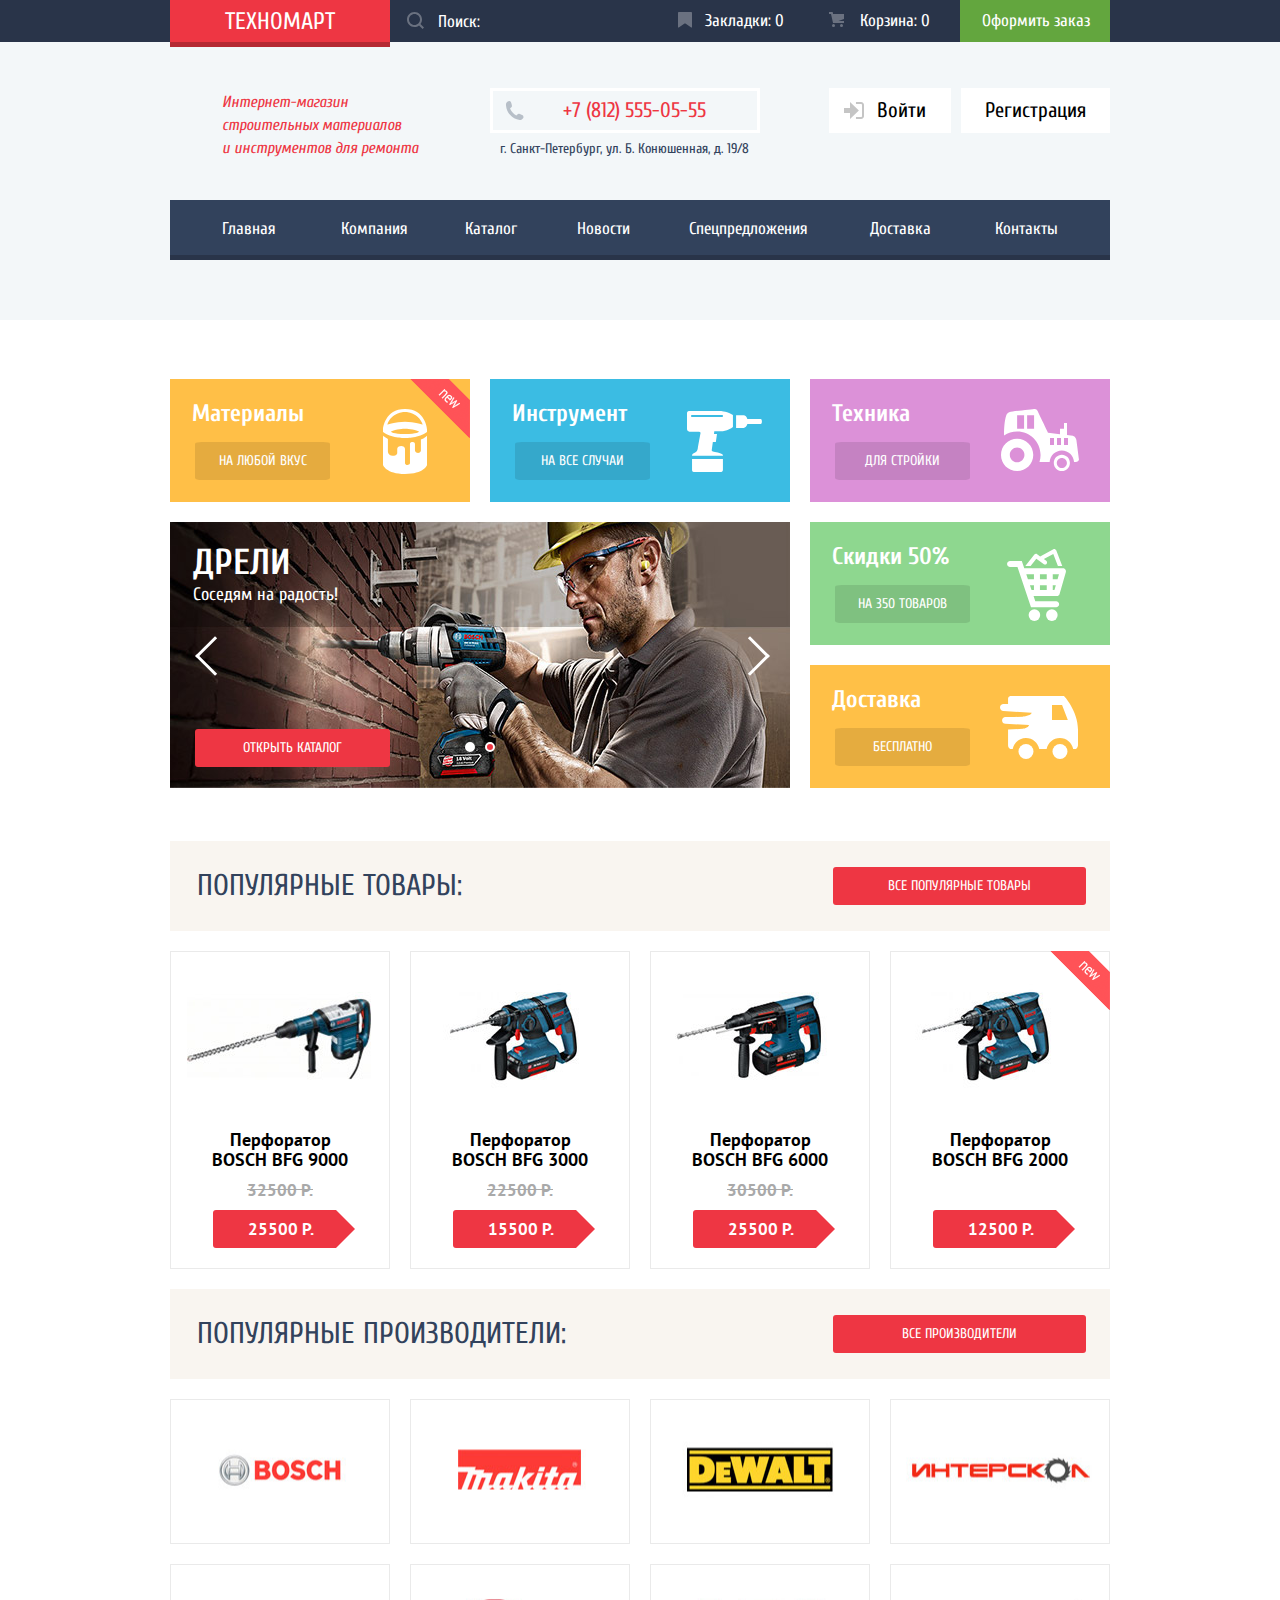
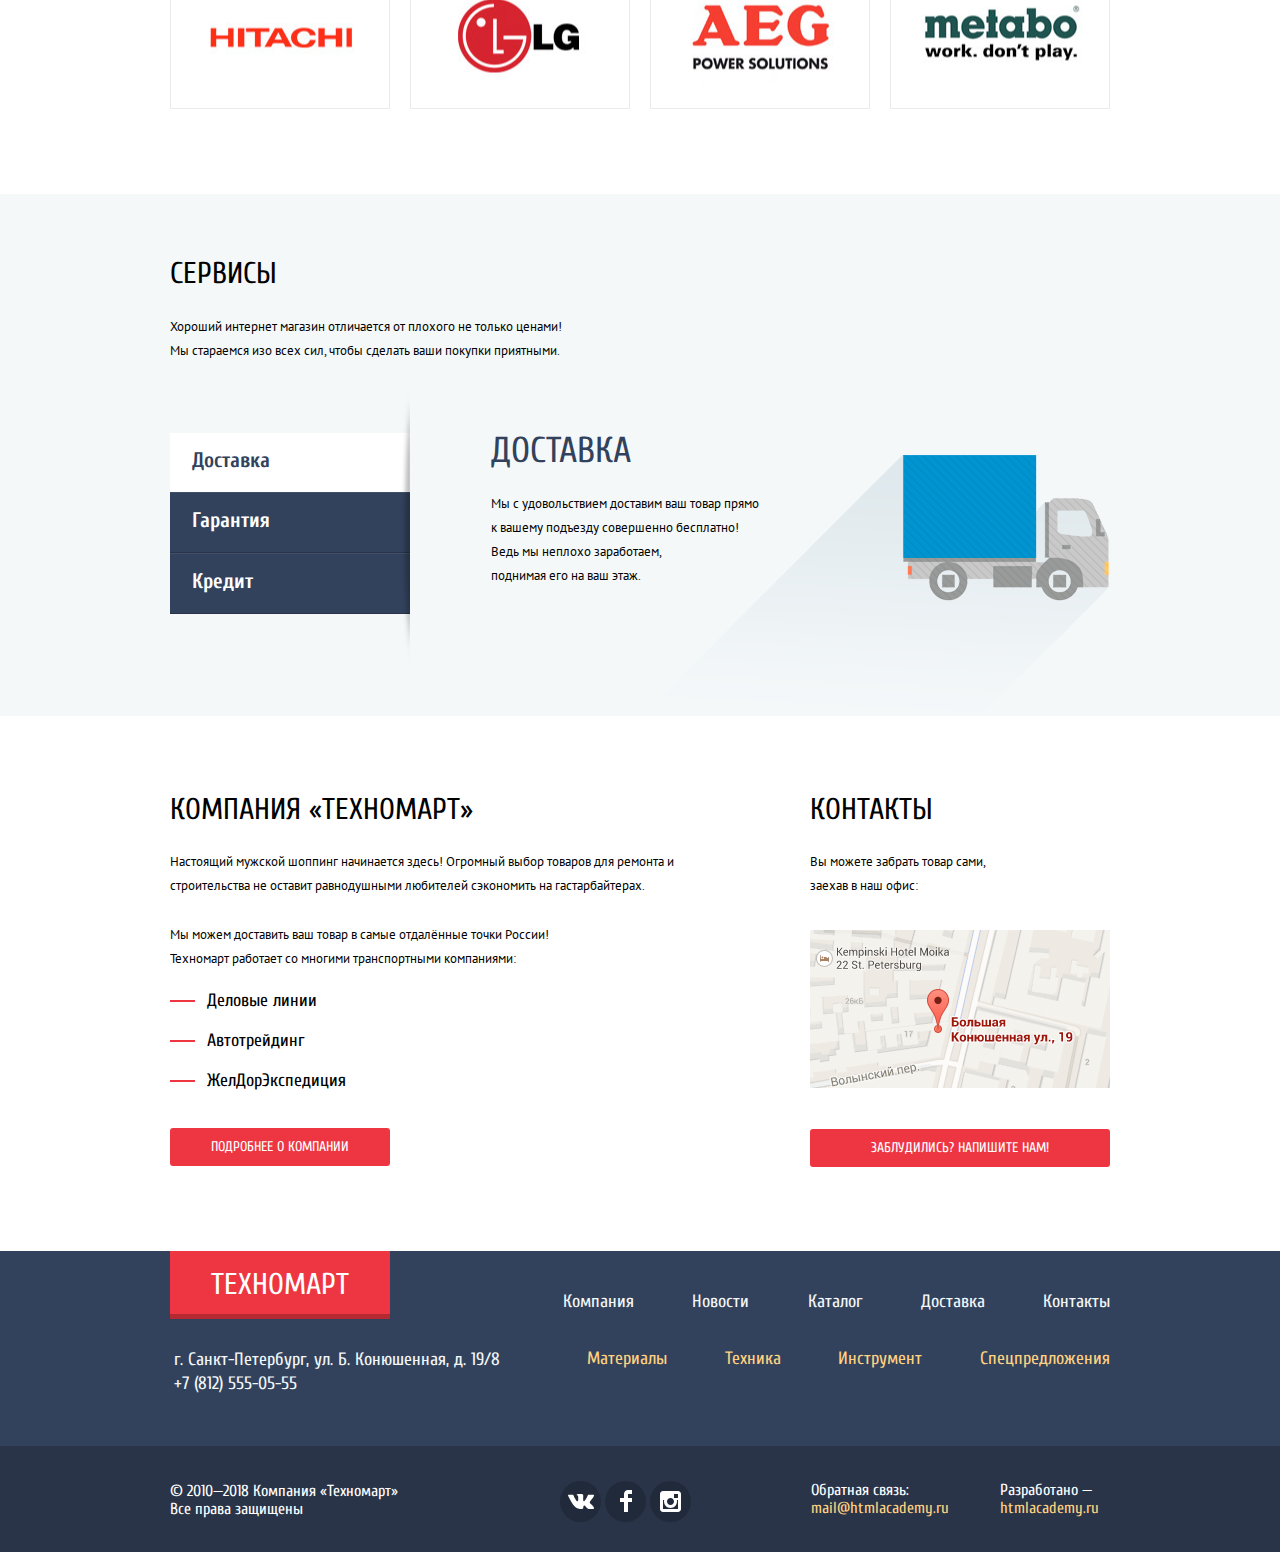
<file: index.html>
<!DOCTYPE html>
<html lang="ru">
    <head>
        <meta charset="utf-8">
        <title>HTML Academy: Техномарт</title>
        <link href="https://fonts.googleapis.com/css?family=Cuprum:400,400i,700%7CPT+Sans:400,700&amp;subset=cyrillic" rel="stylesheet">
        <link href="css/normalize.css" rel="stylesheet">
        <link href="css/min-style.css" rel="stylesheet">
    </head>
    <body>
        <header class="main-page-header">
            <div class="shop-navigation-wrapper">
                <div class="shop-navigation container">
                    <a class="logo-header">Техномарт</a>
                    <form class="site-search" name="search-form" action="https://echo.htmlacademy.ru" method="get">
                        <label class="visually-hidden" for="main-search-field">Поиск:</label>
                        <input class="search-field" type="search" name="search-field" id="main-search-field" placeholder="Поиск:">
                        <button type="submit" class="search-button">
                            <svg version="1.1" xmlns="http://www.w3.org/2000/svg" xmlns:xlink="http://www.w3.org/1999/xlink" x="0px" y="0px" width="17px"
                                height="17px" viewBox="0 0 17 17" enable-background="new 0 0 17 17" xml:space="preserve">
                                <g>
                                    <path fill="#ffffff" d="M17,15.586l-3.542-3.542C14.421,10.782,15,9.21,15,7.5C15,3.358,11.643,0,7.5,0C3.358,0,0,3.358,0,7.5
                                        C0,11.643,3.358,15,7.5,15c1.71,0,3.282-0.579,4.544-1.542L15.586,17L17,15.586z M2,7.5C2,4.467,4.467,2,7.5,2
                                        C10.532,2,13,4.467,13,7.5c0,3.032-2.468,5.5-5.5,5.5C4.467,13,2,10.532,2,7.5z"/>
                                </g>
                            </svg>
                        </button>
                    </form>
                    <ul class="shop-links">
                        <li><a class="bookmark" href="#">Закладки: 0</a></li>
                        <li><a class="basket" href="#">Корзина: 0</a></li>
                        <li><a class="submit-order" href="#">Оформить заказ</a></li>
                    </ul>
                </div>
            </div>
            <div class="user-navigation container">
                <p class="site-title">Интернет-магазин строительных материалов
                    и&nbsp;инструментов для ремонта
                </p>
                <p class="header-contacts"><span class="phone-number" aria-label="Контактный телефон">+7 (812) 555-05-55</span><span class="adress" aria-label="Адрес офиса">г. Санкт-Петербург, ул. Б. Конюшенная, д. 19/8</span></p>
                <ul class="user-menu">
                    <li>
                        <a class="login" href="#">
                            <span class="login-icon">
                                <svg version="1.1" xmlns="http://www.w3.org/2000/svg" xmlns:xlink="http://www.w3.org/1999/xlink" x="0px" y="0px"
                                    width="20px" height="17px" viewBox="0 0 20 17" enable-background="new 0 0 20 17" xml:space="preserve">
                                    <polygon fill="#32425C" points="14.875,8.5 6,0 6,6 0,6 0,11 6,11 6,17 	"/>
                                    <path fill="#32425C" d="M16.986,15.01h-5.027V17h5.027c2.178,0,3.004-1.81,3.029-3.026V3.028C19.99,1.811,19.164,0,16.986,0h-5.027
                                        v1.99h5.027c0.839,0,0.992,0.681,1.01,1.057v10.904C17.979,14.327,17.825,15.01,16.986,15.01z"/>
                                </svg>
                            </span>
                            Войти
                        </a>
                    </li>
                    <li><a class="signup" href="#">Регистрация</a></li>
                </ul>
            </div>
            <div class="container">
                <ul class="main-menu">
                    <li><a>Главная</a></li>
                    <li><a href="#">Компания</a></li>
                    <li><a href="catalog.html">Каталог</a></li>
                    <li><a href="#">Новости</a></li>
                    <li><a href="#">Спецпредложения</a></li>
                    <li><a href="#">Доставка</a></li>
                    <li><a href="#">Контакты</a></li>
                </ul>
            </div>
        </header>
        <main class="page-main-content">
            <h2 class="visually-hidden">Популярные разделы</h2>
            <div class="categories-slider container">
                <ul class="main-categories">
                    <li class="materials-category">
                        <h3>Материалы</h3>
                        <a href="#" aria-label="Материалы">На любой вкус</a>
                    </li>
                    <li class="tools-category">
                        <h3>Инструмент</h3>
                        <a href="#" aria-label="Инструмент">На все случаи</a>
                    </li>
                    <li class="equipment-category">
                        <h3>Техника</h3>
                        <a href="#" aria-label="Техника">Для стройки</a>
                    </li>
                </ul>
                <div class="slider-wrapper">
                    <div class="slider-arrow-left"></div>
                    <div class="slider-arrow-right"></div>
                    <div class="slider-toggles">
                        <div>
                            <div class="toggle slide-1"></div>
                            <div class="toggle slide-2 active"></div>
                        </div>
                    </div>
                    <ul class="slider">
                        <li class="slider-screen">
                            <span class="slider-title">Перфораторы</span>
                            <span class="slider-subtitle">Настоящие мужские игрушки</span>
                            <a class="global-button slider-button" href="catalog.html">Открыть каталог</a>
                        </li>
                        <li class="slider-screen active">
                            <span class="slider-title">Дрели</span>
                            <span class="slider-subtitle">Соседям на радость!</span>
                            <a class="global-button slider-button" href="catalog.html">Открыть каталог</a>
                        </li>
                    </ul>
                </div>
                <ul class="offer-categories">
                    <li class="sale-category">
                        <h3>Скидки 50%</h3>
                        <a href="#" aria-label="Товары со скидкой">На 350 товаров</a>
                    </li>
                    <li class="delivery-category">
                        <h3>Доставка</h3>
                        <a href="#" aria-label="Информация о доставке">Бесплатно</a>
                    </li>
                </ul>
            </div>
            <section class="popular-items container">
                <header class="section-header">
                    <h2>Популярные товары:</h2>
                    <a class="global-button all-items-button" href="#">Все популярные товары</a>
                </header>
                <div class="items">
                    <div class="item">
                        <div class="actions">
                            <a class="buy" href="#">Купить</a>
                            <a class="favorite" href="#">В закладки</a>
                        </div>
                        <img src="img/item-bosch-bfg-9000.jpg" alt="Перфоратор Bosch BFG 9000" width="218" height="150">
                        <h3>Перфоратор <span class="item-name">Bosch BFG 9000</span></h3>
                        <span class="old-price">32500 Р.</span>
                        <span class="price">25500 Р.</span>
                    </div>
                    <div class="item">
                        <div class="actions">
                            <a class="buy" href="#">Купить</a>
                            <a class="favorite" href="#">В закладки</a>
                        </div>
                        <img src="img/item-bosch-bfg-3000.jpg" alt="Перфоратор Bosch BFG 3000" width="218" height="150">
                        <h3>Перфоратор <span class="item-name">Bosch BFG 3000</span></h3>
                        <span class="old-price">22500 Р.</span>
                        <span class="price">15500 Р.</span>
                    </div>
                    <div class="item">
                        <div class="actions">
                            <a class="buy" href="#">Купить</a>
                            <a class="favorite" href="#">В закладки</a>
                        </div>
                        <img src="img/item-bosch-bfg-6000.jpg" alt="Перфоратор Bosch BFG 6000" width="218" height="150">
                        <h3>Перфоратор <span class="item-name">Bosch BFG 6000</span></h3>
                        <span class="old-price">30500 Р.</span>
                        <span class="price">25500 Р.</span>
                    </div>
                    <div class="item new-item">
                        <div class="actions">
                            <a class="buy" href="#">Купить</a>
                            <a class="favorite" href="#">В закладки</a>
                        </div>
                        <img src="img/item-bosch-bfg-2000.jpg" alt="Перфоратор Bosch BFG 2000" width="218" height="150">
                        <h3>Перфоратор <span class="item-name">Bosch BFG 2000</span></h3>
                        <span class="old-price"></span>
                        <span class="price">12500 Р.</span>
                    </div>
                </div>
            </section>
            <section class="popular-brands container">
                <header class="section-header">
                    <h2>Популярные производители:</h2>
                    <a class="global-button brands-button" href="#">Все производители</a>
                </header>
                <ul class="brands-logo-list">
                    <li><a href="#" aria-label="Bosch"><img src="img/bosch-logo.jpg" alt="Bosch" width="188" height="93"></a></li>
                    <li><a href="#" aria-label="Makita"><img src="img/makita-logo.jpg" alt="Makita" width="188" height="93"></a></li>
                    <li><a href="#" aria-label="DeWalt"><img src="img/dewalt-logo.jpg" alt="DeWalt" width="188" height="93"></a></li>
                    <li><a href="#" aria-label="Интерскол"><img src="img/interskol-logo.jpg" alt="Интерскол" width="188" height="93"></a></li>
                    <li><a href="#" aria-label="Hitachi"><img src="img/hitachi-logo.jpg" alt="Hitachi" width="188" height="93"></a></li>
                    <li><a href="#" aria-label="LG"><img src="img/lg-logo.jpg" alt="LG" width="188" height="93"></a></li>
                    <li><a href="#" aria-label="AEG"><img src="img/aeg-logo.jpg" alt="AEG" width="188" height="93"></a></li>
                    <li><a href="#" aria-label="Metabo"><img src="img/metabo-logo.jpg" alt="Metabo" width="188" height="93"></a></li>
                </ul>
            </section>
            <section class="services">
                <header class="container">
                    <h2>Сервисы</h2>
                    <p class="service-subtitle">Хороший интернет магазин отличается от плохого не только ценами! Мы стараемся изо всех сил, чтобы сделать ваши покупки приятными.</p>
                </header>
                <div class="services-info container">
                    <ul class="service-list">
                        <li><a class="current-service" href="#">Доставка</a></li>
                        <li><a href="#">Гарантия</a></li>
                        <li><a href="#">Кредит</a></li>
                    </ul>
                    <div class="services-description">
                        <div class="delivery active">
                            <h3>Доставка</h3>
                            <p class="delivery-text">Мы с удовольствием доставим ваш товар прямо<br>к вашему подъезду совершенно бесплатно! Ведь&nbsp;мы&nbsp;неплохо заработаем,<br>поднимая его на ваш этаж.</p>
                        </div>
                        <div class="warranty">
                            <h3>Гарантия</h3>
                            <p class="warranty-text">Если купленный у нас товар поломается или заискрит,<br> 
                                а также в случае пожара, спровоцированного его возгоранием,  вы всегда можете быть уверены в нашей гарантии. Мы обменяем сгоревший товар на новый.<br>
                                Дом уж восстановите как-нибудь сами.
                            </p>
                        </div>
                        <div class="credit">
                            <h3>Кредит</h3>
                            <p class="credit-text">Залезть в долговую яму стало проще!<br>
                                Кредитные консультанты придут вам на помощь.
                            </p>
                            <a class="global-button credit-button" href="#">Отправить заявку</a>
                        </div>
                    </div>
                </div>
            </section>
            <section class="company-info container">
                <div class="description">
                    <h2>Компания «Техномарт»</h2>
                    <p>Настоящий мужской шоппинг начинается здесь! Огромный выбор товаров для ремонта и строительства не оставит равнодушными любителей сэкономить на гастарбайтерах.</p>
                    <p class="delivery-title">Мы можем доставить ваш товар в самые отдалённые точки России! Техномарт работает со многими транспортными компаниями:
                    </p>
                    <ul class="delivery-company-list">
                        <li><a href="#">Деловые линии</a></li>
                        <li><a href="#">Автотрейдинг</a></li>
                        <li><a href="#">ЖелДорЭкспедиция</a></li>
                    </ul>
                    <a class="global-button about-us-button" href="#">Подробнее о компании</a>
                </div>
                <div class="contacts">
                    <h2>Контакты</h2>
                    <p class="map-contact-text">Вы можете забрать товар сами, заехав в наш офис:</p>
                    <div class="map">
                        <a href="#" aria-label="Карта проезда"><img src="img/map.png" alt="Карта проезда" width="300" height="158"></a>
                        <a class="global-button contact-us-button" href="mailto:mail@htmlacademy.ru">Заблудились? Напишите нам!</a>
                    </div>
                </div>
            </section>
        </main>
        <footer class="page-footer">
            <div class="footer-tops container">
                <div class="footer-contacts">
                    <div class="logo-footer">
                        <a>Техномарт</a>
                    </div>
                    <p><span class="adress" aria-label="Адрес офиса">г. Санкт-Петербург, ул. Б. Конюшенная, д. 19/8</span> <span class="phone-number" aria-label="Контактный телефон">+7 (812) 555-05-55</span></p>
                </div>
                <div class="footer-navigation">
                    <ul class="footer-menu">
                        <li><a href="#">Компания</a></li>
                        <li><a href="#">Новости</a></li>
                        <li><a href="catalog.html">Каталог</a></li>
                        <li><a href="#">Доставка</a></li>
                        <li><a href="#">Контакты</a></li>
                    </ul>
                    <ul class="footer-categories">
                        <li><a href="#">Материалы</a></li>
                        <li><a href="#">Техника</a></li>
                        <li><a href="#">Инструмент</a></li>
                        <li><a href="#">Спецпредложения</a></li>
                    </ul>
                </div>
            </div>
            <div class="footer-bottoms-wrapper">
                <div class="footer-bottoms container">
                    <p class="copyright">&copy; 2010&mdash;2018 Компания «Техномарт» Все права защищены</p>
                    <ul class="social-buttons">
                        <li><a class="social-btn vk-btn" aria-label="Вконтакте" href="#"></a></li>
                        <li><a class="social-btn fb-btn" aria-label="Фейсбук" href="#"></a></li>
                        <li><a class="social-btn ig-btn" aria-label="Инстаграм" href="#"></a></li>
                    </ul>
                    <div class="contact-us"><span class="mailto">Обратная связь:</span> <a href="mailto:mail@htmlacademy.ru">mail@htmlacademy.ru</a></div>
                    <div class="dev-studio"><span class="developed">Разработано&nbsp;&mdash; </span><a href="https://htmlacademy.ru/intensive/htmlcss">htmlacademy.ru</a>    </div>
                </div>
            </div>
        </footer>
        <section class="modal modal-write-us">
            <h2 class="visually-hidden">Напишите нам письмо</h2>
            <form name="contact-form" action="https://echo.htmlacademy.ru" method="post">
                <div class="contact-fields">
                    <div class="contact-name">
                        <p><label for="user-contact-name">Ваше Имя:</label></p>
                        <input type="text" name="contact-name" id="user-contact-name" placeholder="Имя Фамилия" required>
                    </div>
                    <div>
                        <p><label for="user-contact-email">Ваш e-mail:</label></p>
                        <input type="email" name="contact-email" id="user-contact-email" placeholder="email@example.com" required>
                    </div>
                </div>
                <div class="message-field">
                    <p><label for="user-message-body">Текст письма:</label></p>
                    <textarea rows="8" name="message-body" id="user-message-body" placeholder="В свободной форме" required></textarea>
                </div>
                <div class="action-buttons">
                    <button class="global-button send-message" type="submit">Отправить</button>
                </div>
            </form>
            <button class="modal-close" aria-label="Закрыть окно">Закрыть окно</button>
        </section>
        <section class="modal modal-map">
            <h2 class="visually-hidden">Как до нас добраться</h2>
            <img src="img/modal-map.jpg" width="940" height="446" class="big-map" alt="Карта проезда">
            <button class="modal-close" aria-label="Закрыть окно"></button>
        </section>
    </body>
</html>
</file>
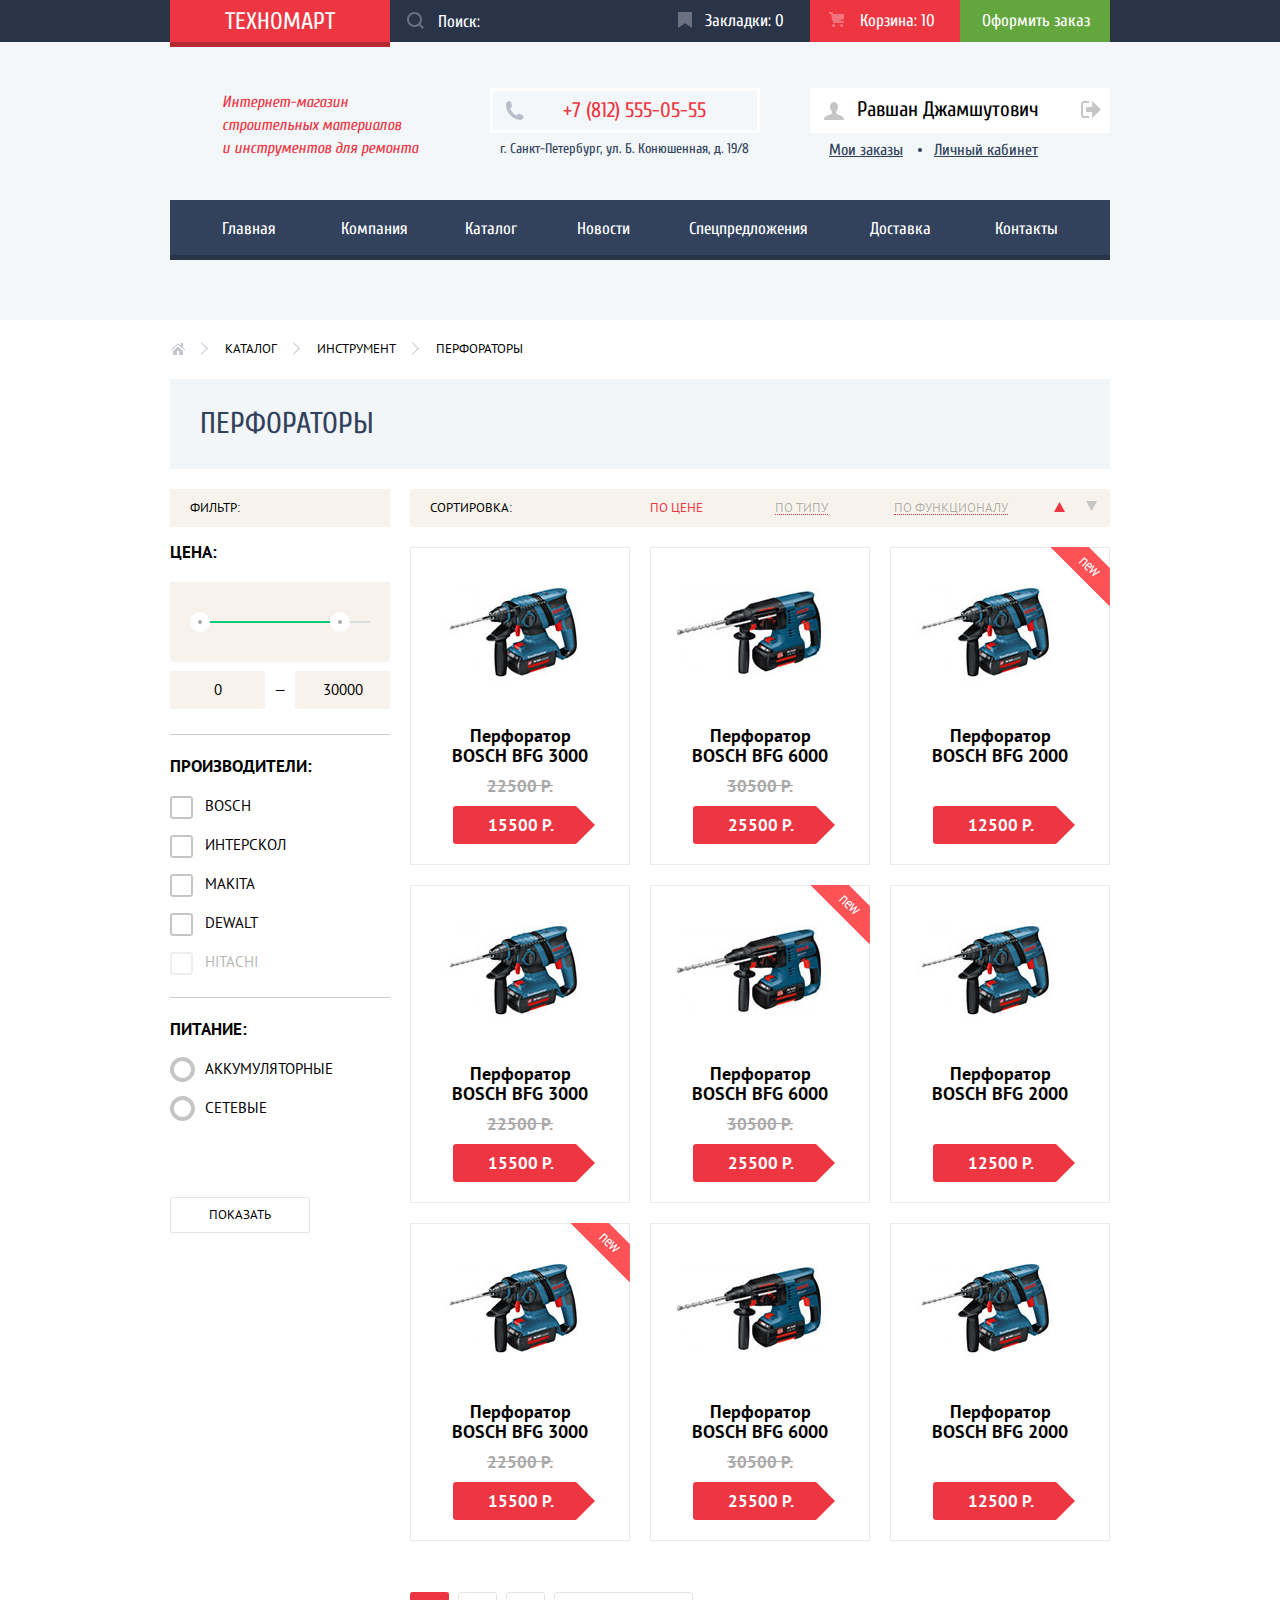
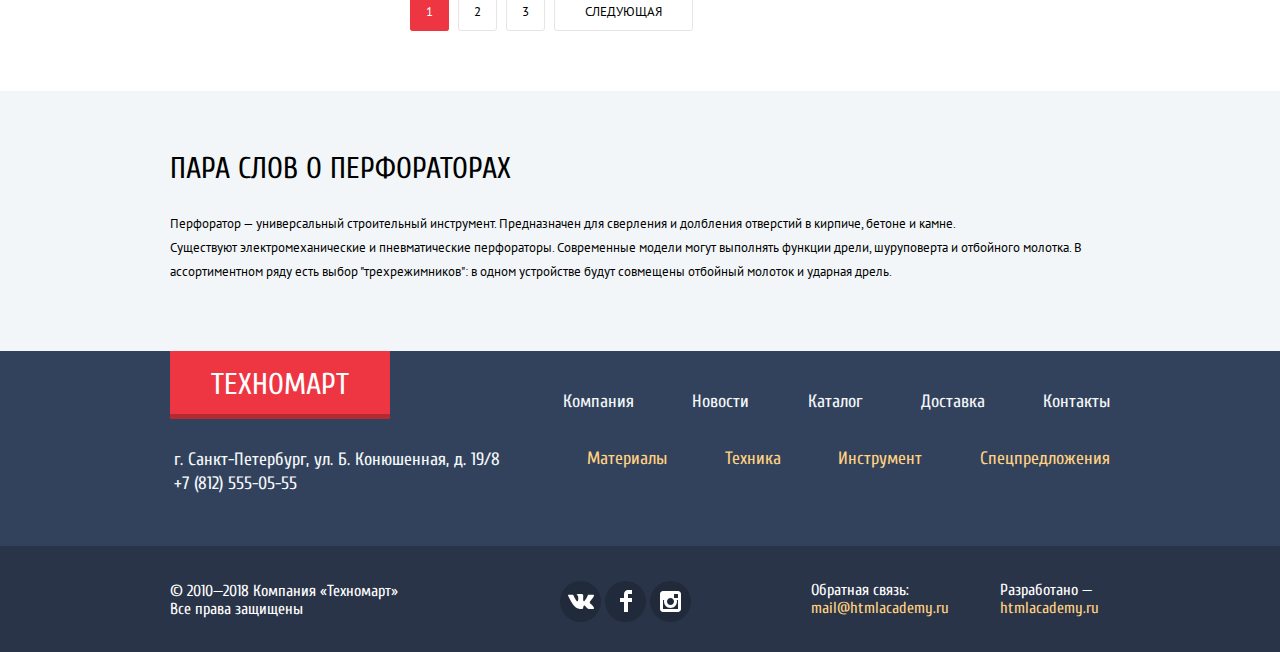
<file: catalog.html>
<!DOCTYPE html>
<html lang="ru">
    <head>
        <meta charset="utf-8">
        <title>HTML Academy: Техномарт</title>
        <link href="https://fonts.googleapis.com/css?family=Cuprum:400,400i,700%7CPT+Sans:400,700&amp;subset=cyrillic" rel="stylesheet">
        <link href="css/normalize.css" rel="stylesheet">
        <link href="css/min-style.css" rel="stylesheet">
    </head>
    <body>
        <header class="catalog-page-header">
            <div class="shop-navigation-wrapper">
                <div class="shop-navigation container">
                    <a href="index.html" class="logo-header">Техномарт</a>
                    <form class="site-search" name="search-form" action="https://echo.htmlacademy.ru" method="get">
                        <label class="visually-hidden" for="main-search-field">Поиск:</label>
                        <input class="search-field" type="search" name="search-field" id="main-search-field" placeholder="Поиск:">
                        <button type="submit" class="search-button">
                            <svg version="1.1" xmlns="http://www.w3.org/2000/svg" xmlns:xlink="http://www.w3.org/1999/xlink" x="0px" y="0px" width="17px"
                                height="17px" viewBox="0 0 17 17" enable-background="new 0 0 17 17" xml:space="preserve">
                                <g>
                                    <path fill="#ffffff" d="M17,15.586l-3.542-3.542C14.421,10.782,15,9.21,15,7.5C15,3.358,11.643,0,7.5,0C3.358,0,0,3.358,0,7.5
                                        C0,11.643,3.358,15,7.5,15c1.71,0,3.282-0.579,4.544-1.542L15.586,17L17,15.586z M2,7.5C2,4.467,4.467,2,7.5,2
                                        C10.532,2,13,4.467,13,7.5c0,3.032-2.468,5.5-5.5,5.5C4.467,13,2,10.532,2,7.5z"/>
                                </g>
                            </svg>
                        </button>
                    </form>
                    <ul class="shop-links">
                        <li><a class="bookmark" href="#">Закладки: 0</a></li>
                        <li><a class="full-basket" href="#">Корзина: 10</a></li>
                        <li><a class="submit-order" href="#">Оформить заказ</a></li>
                    </ul>
                </div>
            </div>
            <div class="user-navigation container">
                <p class="site-title">Интернет-магазин строительных материалов и&nbsp;инструментов для ремонта</p>
                <p class="header-contacts"><span class="phone-number" aria-label="Контактный телефон">+7 (812) 555-05-55</span><span class="adress" aria-label="Адрес офиса">г. Санкт-Петербург, ул. Б. Конюшенная, д. 19/8</span></p>
                <ul class="user-profile-menu">
                    <li>
                        <a class="profile" href="#">
                            <span class="user-icon">
                                <svg version="1.1" xmlns="http://www.w3.org/2000/svg" xmlns:xlink="http://www.w3.org/1999/xlink" x="0px" y="0px"
                                    width="20px" height="18px" viewBox="0 0 20 18" enable-background="new 0 0 20 18" xml:space="preserve">
                                    <path fill="#c5c5c5" d="M17.881,14.166c-2.144-0.735-4.256-1.666-5.207-2.39c-0.657-0.501-0.77-1.618-0.517-2.415
                                        c1.118-0.903,1.864-2.477,1.864-4.278C14.021,2.276,12.221,0,10,0S5.979,2.276,5.979,5.083c0,1.801,0.746,3.374,1.863,4.277
                                        c0.253,0.798,0.141,1.915-0.517,2.416c-0.95,0.724-3.063,1.654-5.207,2.39S0,18,0,18h20C20,18,20.025,14.901,17.881,14.166z"/>
                                </svg>
                            </span>
                            Равшан Джамшутович
                        </a>
                        <a class="logout" href="#" aria-label="Выйти из аккаунта">
                            <span class="logout-icon">
                                <svg version="1.1" id="Layer_1" xmlns="http://www.w3.org/2000/svg" xmlns:xlink="http://www.w3.org/1999/xlink" x="0px" y="0px"
                                    width="21px" height="17px" viewBox="0 0 21 17" enable-background="new 0 0 21 17" xml:space="preserve">
                                    <polygon fill="#c5c5c5" points="21,8.5 12.125,0 12.125,6 6.125,6 6.125,11 12.125,11 12.125,17 	"/>
                                    <path fill="#c5c5c5" d="M3.106,13.952V3.048c0.018-0.376,0.171-1.057,1.01-1.057h5.027V0H4.116C1.938,0,1.112,1.81,1.087,3.027
                                        v10.946C1.112,15.189,1.938,17,4.116,17h5.027v-1.99H4.116C3.277,15.01,3.124,14.327,3.106,13.952z"/>
                                </svg>
                            </span>
                        </a>
                    </li>
                    <li><a class="my-offers" href="#">Мои заказы</a><a class="my-account" href="#">Личный кабинет</a></li>
                </ul>
            </div>
            <div class="site-navigation container">
                <ul class="main-menu">
                    <li><a href="index.html">Главная</a></li>
                    <li><a href="#">Компания</a></li>
                    <li><a>Каталог</a></li>
                    <li><a href="#">Новости</a></li>
                    <li><a href="#">Спецпредложения</a></li>
                    <li><a href="#">Доставка</a></li>
                    <li><a href="#">Контакты</a></li>
                </ul>
            </div>
        </header>
        <main class="page-main-content">
            <header class="catalog-header container">
                <ul class="breadcrumbs">
                    <li><a href="#"><img alt="Главная страница" width="15" height="12" src="img/icon-home.svg"></a></li>
                    <li><a href="#" class="breadcrumbs-link">Каталог</a></li>
                    <li><a href="#" class="breadcrumbs-link">Инструмент</a></li>
                    <li><a href="#" class="breadcrumbs-link">Перфораторы</a></li>
                </ul>
                <h1>Перфораторы</h1>
            </header>
            <div class="catalog-columns container">
                <section class="items-catalog">
                    <div class="sorting-items">
                        <h3>Сортировка:</h3>
                        <ul class="sorting-menu">
                            <li><a class="sorting-price current-sorting" href="#">По цене</a></li>
                            <li><a class="sorting-type" href="#">По типу</a></li>
                            <li><a class="sorting-functions" href="#">По функционалу</a></li>
                            <li>
                                <a class="up-arrow current-direction" href="#" aria-label="Сортировка по возрастанию">
                                    <svg version="1.1" width="11px" height="10px" viewBox="0 0 11 10" xml:space="preserve">
                                        <polygon fill="#c5c5c5" points="5.5,0 0,10 11,10 "/>
                                    </svg>
                                </a>
                            </li>
                            <li>
                                <a class="down-arrow" href="#" aria-label="Сортировка по убыванию">
                                    <svg version="1.1" width="11px" height="10px" viewBox="0 0 11 10" xml:space="preserve">
                                        <polygon fill="#c5c5c5" points="5.5,0 0,10 11,10 "/>
                                    </svg>
                                </a>
                            </li>
                        </ul>
                    </div>
                    <div class="items">
                        <div class="item">
                            <div class="actions">
                                <a class="buy" href="#">Купить</a>
                                <a class="favorite" href="#">В закладки</a>
                            </div>
                            <img src="img/item-bosch-bfg-3000.jpg" alt="Перфоратор Bosch BFG 3000" width="218" height="150">
                            <h3>Перфоратор <span class="item-name">Bosch BFG 3000</span></h3>
                            <span class="old-price">22500 Р.</span>
                            <span class="price">15500 Р.</span>
                        </div>
                        <div class="item">
                            <div class="actions">
                                <a class="buy" href="#">Купить</a>
                                <a class="favorite" href="#">В закладки</a>
                            </div>
                            <img src="img/item-bosch-bfg-6000.jpg" alt="Перфоратор Bosch BFG 6000" width="218" height="150">
                            <h3>Перфоратор <span class="item-name">Bosch BFG 6000</span></h3>
                            <span class="old-price">30500 Р.</span>
                            <span class="price">25500 Р.</span>
                        </div>
                        <div class="item new-item">
                            <div class="actions">
                                <a class="buy" href="#">Купить</a>
                                <a class="favorite" href="#">В закладки</a>
                            </div>
                            <img src="img/item-bosch-bfg-2000.jpg" alt="Перфоратор Bosch BFG 2000" width="218" height="150">
                            <h3>Перфоратор <span class="item-name">Bosch BFG 2000</span></h3>
                            <span class="old-price"></span>
                            <span class="price">12500 Р.</span>
                        </div>
                        <div class="item">
                            <div class="actions">
                                <a class="buy" href="#">Купить</a>
                                <a class="favorite" href="#">В закладки</a>
                            </div>
                            <img src="img/item-bosch-bfg-3000.jpg" alt="Перфоратор Bosch BFG 3000" width="218" height="150">
                            <h3>Перфоратор <span class="item-name">Bosch BFG 3000</span></h3>
                            <span class="old-price">22500 Р.</span>
                            <span class="price">15500 Р.</span>
                        </div>
                        <div class="item new-item">
                            <div class="actions">
                                <a class="buy" href="#">Купить</a>
                                <a class="favorite" href="#">В закладки</a>
                            </div>
                            <img src="img/item-bosch-bfg-6000.jpg" alt="Перфоратор Bosch BFG 6000" width="218" height="150">
                            <h3>Перфоратор <span class="item-name">Bosch BFG 6000</span></h3>
                            <span class="old-price">30500 Р.</span>
                            <span class="price">25500 Р.</span>
                        </div>
                        <div class="item">
                            <div class="actions">
                                <a class="buy" href="#">Купить</a>
                                <a class="favorite" href="#">В закладки</a>
                            </div>
                            <img src="img/item-bosch-bfg-2000.jpg" alt="Перфоратор Bosch BFG 2000" width="218" height="150">
                            <h3>Перфоратор <span class="item-name">Bosch BFG 2000</span></h3>
                            <span class="old-price"></span>
                            <span class="price">12500 Р.</span>
                        </div>
                        <div class="item new-item">
                            <div class="actions">
                                <a class="buy" href="#">Купить</a>
                                <a class="favorite" href="#">В закладки</a>
                            </div>
                            <img src="img/item-bosch-bfg-3000.jpg" alt="Перфоратор Bosch BFG 3000" width="218" height="150">
                            <h3>Перфоратор <span class="item-name">Bosch BFG 3000</span></h3>
                            <span class="old-price">22500 Р.</span>
                            <span class="price">15500 Р.</span>
                        </div>
                        <div class="item">
                            <div class="actions">
                                <a class="buy" href="#">Купить</a>
                                <a class="favorite" href="#">В закладки</a>
                            </div>
                            <img src="img/item-bosch-bfg-6000.jpg" alt="Перфоратор Bosch BFG 6000" width="218" height="150">
                            <h3>Перфоратор <span class="item-name">Bosch BFG 6000</span></h3>
                            <span class="old-price">30500 Р.</span>
                            <span class="price">25500 Р.</span>
                        </div>
                        <div class="item">
                            <div class="actions">
                                <a class="buy" href="#">Купить</a>
                                <a class="favorite" href="#">В закладки</a>
                            </div>
                            <img src="img/item-bosch-bfg-2000.jpg" alt="Перфоратор Bosch BFG 2000" width="218" height="150">
                            <h3>Перфоратор <span class="item-name">Bosch BFG 2000</span></h3>
                            <span class="old-price"></span>
                            <span class="price">12500 Р.</span>
                        </div>
                    </div>
                    <ul class="catalog-pagination" aria-label="Страницы каталога">
                        <li><a class="current-page" href="#">1</a></li>
                        <li><a href="#">2</a></li>
                        <li><a href="#">3</a></li>
                        <li><a class="next" href="#">Следующая</a></li>
                    </ul>
                </section>
                <aside class="sidebar">
                    <h3>Фильтр:</h3>
                    <form name="items-filter" action="https://echo.htmlacademy.ru" method="get">
                        <fieldset>
                            <legend>Цена:</legend>
                            <div class="price-range">
                                <div tabindex="0" class="price-range-bar"></div>
                                <div class="toggle-min"></div>
                                <div class="toggle-max"></div>
                            </div>
                            <div class="price-outputs">
                                <label for="min-price" class="visually-hidden">Минимальная цена</label>
                                <input id="min-price" name="minimum-price" class="min-price" value="0">
                                <span>&mdash;</span>
                                <label for="max-price" class="visually-hidden">Максимальная цена</label>
                                <input id="max-price" name="maximum-price" class="max-price" value="30000">
                            </div>
                        </fieldset>
                        <fieldset>
                            <legend>Производители:</legend>
                            <div class="side-brands-filter">
                                <input class="visually-hidden" type="checkbox" name="brand" value="brand-bosch" id="bosch">
                                <label for="bosch">Bosch</label>
                                <input class="visually-hidden" type="checkbox" name="brand" value="brand-interskol" id="interskol">
                                <label for="interskol">Интерскол</label>
                                <input class="visually-hidden" type="checkbox" name="brand" value="brand-makita" id="makita">
                                <label for="makita">Makita</label>
                                <input class="visually-hidden" type="checkbox" name="brand" value="brand-dewalt" id="dewalt">
                                <label for="dewalt">Dewalt</label>
                                <input class="visually-hidden" type="checkbox" name="brand" value="brand-hitachi" id="hitachi" disabled>
                                <label for="hitachi">Hitachi</label>
                            </div>
                        </fieldset>
                        <fieldset>
                            <legend>Питание:</legend>
                            <div class="side-energy-filter">
                                <input class="visually-hidden" type="radio" name="energy-source" value="energy-source-battary" id="battary">
                                <label for="battary">Аккумуляторные</label>
                                <input class="visually-hidden" type="radio" name="energy-source" value="energy-source-ac" id="ac">
                                <label for="ac">Сетевые</label>
                            </div>
                        </fieldset>
                        <div>
                            <button class="filter-submit" type="submit">Показать</button>
                        </div>
                    </form>
                </aside>
            </div>
            <section class="item-category-description">
                <div class="container">
                    <h2>Пара слов о перфораторах</h2>
                    <p>Перфоратор &mdash; универсальный строительный инструмент. Предназначен для сверления и долбления отверстий в кирпиче, бетоне и камне.<br>
                        Существуют электромеханические и пневматические перфораторы. Современные модели могут выполнять функции дрели, шуруповерта и отбойного молотка. В ассортиментном ряду есть выбор "трехрежимников": в одном устройстве будут совмещены отбойный молоток и ударная дрель.
                    </p>
                </div>
            </section>
        </main>
        <footer class="page-footer">
            <div class="footer-tops container">
                <div class="footer-contacts">
                    <a class="logo-footer" href="index.html">Техномарт</a>
                    <p><span class="adress" aria-label="Адрес офиса">г. Санкт-Петербург, ул. Б. Конюшенная, д. 19/8</span> <span class="phone-number" aria-label="Контактный телефон">+7 (812) 555-05-55</span></p>
                </div>
                <div class="footer-navigation">
                    <ul class="footer-menu">
                        <li><a href="#">Компания</a></li>
                        <li><a href="#">Новости</a></li>
                        <li><a>Каталог</a></li>
                        <li><a href="#">Доставка</a></li>
                        <li><a href="#">Контакты</a></li>
                    </ul>
                    <ul class="footer-categories">
                        <li><a href="#">Материалы</a></li>
                        <li><a href="#">Техника</a></li>
                        <li><a href="#">Инструмент</a></li>
                        <li><a href="#">Спецпредложения</a></li>
                    </ul>
                </div>
            </div>
            <div class="footer-bottoms-wrapper">
                <div class="footer-bottoms container">
                    <p class="copyright">&copy; 2010&mdash;2018 Компания «Техномарт» Все права защищены</p>
                    <ul class="social-buttons">
                        <li><a class="social-btn vk-btn" aria-label="Вконтакте" href="#"></a></li>
                        <li><a class="social-btn fb-btn" aria-label="Фейсбук" href="#"></a></li>
                        <li><a class="social-btn ig-btn" aria-label="Инстаграм" href="#"></a></li>
                    </ul>
                    <div class="contact-us"><span class="mailto">Обратная связь: </span><a href="mailto:mail@htmlacademy.ru">mail@htmlacademy.ru</a></div>
                    <div class="dev-studio"><span class="developed">Разработано&nbsp;&mdash; </span><a href="https://htmlacademy.ru/intensive/htmlcss">htmlacademy.ru</a>    </div>
                </div>
            </div>
        </footer>
        <section class="modal modal-added-to-basket">
            <h2>Товар добавлен в корзину</h2>
            <div class="action-buttons">
                <a class="global-button submit-offer" href="#">Оформить заказ</a>
                <a class="global-button continue-shopping" href="#">Продолжить покупки</a>
            </div>
            <button class="modal-close" aria-label="Закрыть окно">Закрыть окно</button>
        </section>
    </body>
</html>
</file>
<file: css/min-style.css>
body,html{margin:0;padding:0}a,body{color:#fff}body{min-width:960px;font-family:"Cuprum",Arial,sans-serif;font-size:17px;font-weight:400;background-color:#fff}.visually-hidden{position:absolute;width:1px;height:1px;margin:-1px;border:0;padding:0;clip:rect(0,0,0,0);overflow:hidden}a{text-decoration:none}.global-button{display:inline-block;-webkit-box-sizing:border-box;box-sizing:border-box;padding:10px 15px;vertical-align:top;text-align:center;font-size:14px;line-height:18px;text-transform:uppercase;background-color:#ee3643;border-radius:3px}.global-button:focus,.global-button:hover,a.logo-header:focus,a.logo-header:hover{background-color:#ca2c37}.global-button:active,a.logo-header:active{background-color:#ba2732}.all-items-button,.brands-button{min-width:253px}.about-us-button{min-width:220px}.contact-us-button{width:100%}.shop-links{margin:0}.shop-links,.user-menu{list-style:none;padding:0}.main-categories,.main-menu,.slider{list-style:none;margin:0;padding:0}.brands-logo-list,.service-list{list-style:none;padding:0}.catalog-pagination{margin:0}.breadcrumbs,.catalog-pagination,.footer-categories,.footer-menu,.social-buttons{list-style:none;padding:0}.offer-categories,.user-profile-menu{list-style:none;margin:0;padding:0}.sorting-menu{list-style:none;padding:0}.container{width:940px;padding:0 10px;margin:0 auto}.catalog-page-header,.main-page-header{width:100%;background-color:#f3f7f9;font-size:17px;line-height:17px;padding-bottom:60px;margin-bottom:59px}.catalog-page-header{margin-bottom:20px}a.logo-header{width:220px;font-size:24px;line-height:24px;-webkit-box-sizing:border-box;box-sizing:border-box;background-color:#ee3643;-webkit-box-shadow:0 5px 0 0 #b52933;box-shadow:0 5px 0 0 #b52933;text-transform:uppercase;padding-top:10px;padding-left:55px}.site-search{display:-webkit-box;display:-ms-flexbox;display:flex;-ms-flex-wrap:wrap;flex-wrap:wrap;position:relative;-webkit-box-align:center;-ms-flex-align:center;align-items:center;margin:0}.search-button{position:absolute;width:17px;height:17px;padding:0;top:12px;left:17px;margin-right:15px;border:0;background:0 0;cursor:pointer;opacity:.3}.search-button:focus,.search-button:hover,input.search-field:focus+button.search-button{opacity:1}.search-button:active{opacity:.5}.site-search input{width:270px;height:42px;padding:0 0 0 48px;-webkit-box-sizing:border-box;box-sizing:border-box;border:0;color:#fff;background-color:#293449}input.search-field::-webkit-input-placeholder{color:#fff;opacity:1}input.search-field:-ms-input-placeholder,input.search-field::-ms-input-placeholder{color:#fff;opacity:1}input.search-field::placeholder{color:#fff;opacity:1}input.search-field:focus{color:#000}input.search-field:focus+button.search-button path{fill:#ee3643}.site-search input:active,.site-search input:focus{border:0;background-color:#fff}.shop-navigation-wrapper{width:100%;margin-bottom:46px;background-color:#293449}.shop-navigation,.shop-navigation .shop-links{display:-webkit-box;display:-ms-flexbox;display:flex;-ms-flex-wrap:wrap;flex-wrap:wrap}.shop-navigation{background-color:#293449}.shop-navigation .shop-links{margin-left:auto}.shop-links li{min-width:150px}.shop-links a{display:block;position:relative;min-height:42px;box-sizing:border-box;padding:12px 20px 13px 22px;color:#fff;background-color:#293449}.shop-links .bookmark{padding-left:45px}.shop-links .basket{padding-left:50px}.shop-links a:focus,.shop-links a:hover{background-color:#212a3a}.shop-links a:active{color:rgba(255,255,255,.6);background-color:#161d29}a.full-basket{background-color:#ee3643;padding-left:50px}a.submit-order{background-color:#63a63e}a.submit-order:focus,a.submit-order:hover{background-color:#5fbb2d}a.submit-order:active{background-color:#518534}.bookmark::before{content:"";width:18px;height:16px;left:18px;position:absolute;background-image:url(../img/icon-bookmark.svg);background-repeat:no-repeat;opacity:.3}.basket::before,.full-basket::before{left:19px}.actions .buy::before,.basket::before,.full-basket::before{content:"";position:absolute;width:17px;height:16px;background-image:url(../img/cart-icon.svg);background-repeat:no-repeat;opacity:.3}.basket:focus::before,.basket:hover::before,.bookmark:focus::before,.bookmark:hover::before{opacity:1}.basket:active::before,.bookmark:active::before{opacity:.5}.user-menu,.user-navigation{display:-webkit-box;display:-ms-flexbox;display:flex;-ms-flex-wrap:wrap;flex-wrap:wrap}.user-navigation{-webkit-box-pack:justify;-ms-flex-pack:justify;justify-content:space-between;margin-bottom:39px}.user-navigation .header-contacts,.user-navigation .site-title{width:300px;-webkit-box-sizing:border-box;box-sizing:border-box;margin:0 20px 0 0}.user-navigation .site-title{display:inline;font-size:16px;font-style:italic;line-height:23px;color:#ee3643;padding:3px 48px 0 52px}.user-navigation .header-contacts{display:-webkit-box;display:-ms-flexbox;display:flex;-ms-flex-wrap:wrap;flex-wrap:wrap;-webkit-box-orient:vertical;-webkit-box-direction:normal;-ms-flex-direction:column;flex-direction:column}.header-contacts .phone-number{position:relative;font-size:21px;line-height:21px;color:#ee3643;border:3px solid #fff;padding:9px 18px 9px 70px;margin-right:30px;margin-bottom:4px}.header-contacts .phone-number::before{content:"";position:absolute;left:12px;top:10px;width:20px;height:20px;background-image:url(../img/icon-phone.svg);background-repeat:no-repeat}.header-contacts .adress{font-size:14px;line-height:24px;color:#32425c;padding-left:10px;margin-right:35px}.user-menu{margin:0 0 0 auto}.user-menu .login{display:inline-block;position:relative;vertical-align:top;margin-right:10px;padding:12px 25px 12px 48px}.login .login-icon{position:absolute;width:18px;height:18px;left:15px;top:14px}.login-icon path,.login-icon polygon{fill:#c5c5c5}.login:focus path,.login:focus polygon,.login:hover path,.login:hover polygon,a.logout:focus path,a.logout:focus polygon,a.logout:hover path,a.logout:hover polygon,a.profile:focus path,a.profile:hover path{fill:#32425c}.login:active path,.login:active polygon{fill:#c5c5c5}.user-menu .signup{display:inline-block;vertical-align:top;padding:12px 24px}.user-menu a,.user-profile-menu a{font-size:21px;line-height:21px;color:#000;background-color:#fff}.user-menu a:focus,.user-menu a:hover{color:#ee3643}.user-profile-menu{display:-webkit-box;display:-ms-flexbox;display:flex;-ms-flex-wrap:wrap;flex-wrap:wrap;-webkit-box-orient:vertical;-webkit-box-direction:normal;-ms-flex-direction:column;flex-direction:column;font-size:0}.user-profile-menu li{position:relative;width:300px;padding:0;margin:0}.user-menu a:active{color:rgba(0,0,0,.3)}a.profile{position:relative;-webkit-box-sizing:border-box;box-sizing:border-box;width:260px;padding:11px 0 13px 47px}.profile .user-icon{position:absolute;width:20px;height:18px;left:14px;bottom:13px}a.logout,a.my-account,a.my-offers,a.profile{display:inline-block;vertical-align:top}a.logout{width:20px;padding:13px 10px 11px;margin:0}a.logout:active path,a.logout:active polygon,a.profile:active,a.profile:active path{fill:#32425c}a.my-account,a.my-offers{font-size:16px;line-height:18px;top:8px;color:#32425c;text-decoration:underline;background:0 0}a.my-account{position:absolute}a.my-account:focus,a.my-account:hover,a.my-offers:focus,a.my-offers:hover{color:#ee3643}a.my-account:active,a.my-offers:active{color:rgba(50,66,92,.3)}a.my-offers{position:relative;margin-left:19px;margin-right:31px}a.my-offers::after{content:"";position:absolute;width:4px;height:4px;right:-19px;top:7px;background-color:#32425c;border-radius:50%}.main-menu{display:-webkit-box;display:-ms-flexbox;display:flex;-ms-flex-wrap:wrap;flex-wrap:wrap;-webkit-box-pack:center;-ms-flex-pack:center;justify-content:center;background-color:#32425c;border-bottom:5px solid #293449}.main-menu a{display:block;height:55px;-webkit-box-sizing:border-box;box-sizing:border-box;padding:20px 29px 15px;background-color:#32425c;text-align:center}.main-menu li:nth-child(1) a{padding-right:33px}.main-menu li:nth-child(2) a{padding-left:32px;padding-right:30px}.main-menu li:nth-child(3) a{padding-left:27px;padding-right:30px}.main-menu li:nth-child(4) a{padding-left:30px;padding-right:29px}.main-menu li:nth-child(5) a{padding-left:30px;padding-right:31px}.main-menu li:nth-child(6) a{padding-left:31px;padding-right:32px}.main-menu li:nth-child(7) a{padding-left:32px}.main-menu a:focus,.main-menu a:hover{background-color:#293449}.main-menu a:active{color:rgba(255,255,255,.5);background-color:#1d2739}.categories-slider{margin-bottom:53px}.categories-slider,.categories-slider .main-categories,.categories-slider .offer-categories{display:-webkit-box;display:-ms-flexbox;display:flex;-ms-flex-wrap:wrap;flex-wrap:wrap}.categories-slider .main-categories{-webkit-box-pack:justify;-ms-flex-pack:justify;justify-content:space-between;width:940px;margin-bottom:20px}.categories-slider .offer-categories{-webkit-box-orient:vertical;-webkit-box-direction:normal;-ms-flex-direction:column;flex-direction:column;margin-left:auto;-ms-flex-preferred-size:300px;flex-basis:300px}.main-categories li,.offer-categories li{width:300px;height:123px}.offer-categories .sale-category{margin-bottom:20px}.main-categories .materials-category{background-color:#ffbf47;background-image:url(../img/materials-icon.svg),url(../img/new-flag.png);background-repeat:no-repeat;background-position:213px 30px,240px 0}.main-categories .tools-category{background-color:#3bbce3;background-image:url(../img/tools-icon.svg);background-repeat:no-repeat;background-position:197px 32px}.main-categories .equipment-category{background-color:#dc91d8;background-image:url(../img/equipment-icon.svg);background-repeat:no-repeat;background-position:191px 30px}.offer-categories .sale-category{background-color:#8ed78f;background-image:url(../img/sale-basket-icon.svg);background-repeat:no-repeat;background-position:197px 27px}.offer-categories .delivery-category{background-color:#ffc047;background-image:url(../img/delivery-icon.svg);background-repeat:no-repeat;background-position:190px 31px}.main-categories h3,.offer-categories h3{font-size:24px;font-weight:700;line-height:30px;margin:20px 0 13px 22px}.main-categories a,.offer-categories a{display:inline-block;min-width:135px;-webkit-box-sizing:border-box;box-sizing:border-box;margin:0 25px;padding:10px;text-align:center;vertical-align:top;font-size:14px;line-height:18px;background-color:rgba(0,0,0,.1);border-radius:5%;text-transform:uppercase}.main-categories a:focus,.main-categories a:hover,.offer-categories a:focus,.offer-categories a:hover{background-color:rgba(0,0,0,.2)}.main-categories a:active,.offer-categories a:active{background-color:rgba(0,0,0,.3)}.slider{display:-webkit-box;display:-ms-flexbox;display:flex;-ms-flex-wrap:nowrap;flex-wrap:nowrap;-ms-flex-preferred-size:620px;flex-basis:620px;overflow:hidden}.slider li{width:620px;height:266px;background-color:#32425c;-ms-flex-negative:0}.slider .slider-title{display:block;margin-left:23px;margin-top:23px;font-size:36px;font-weight:700;line-height:36px;text-transform:uppercase}.slider .slider-subtitle{display:block;margin-left:23px;margin-top:2px;font-size:18px;line-height:24px}.slider .slider-screen:nth-child(1){background-image:url(../img/main-slider-1.jpg)}.slider .slider-screen:nth-child(2){background-image:url(../img/main-slider-2.jpg)}.slider-screen{display:none}.slider-screen.active{display:block}.slider-button{width:195px;margin-left:25px;margin-top:122px}.slider-wrapper{position:relative}.slider-arrow-left,.slider-arrow-right{position:absolute;width:25px;height:25px;left:31px;top:120px;-webkit-transform:rotate(45deg);transform:rotate(45deg);border-left:3px solid #fff;border-bottom:3px solid #fff;cursor:pointer}.slider-arrow-right{left:566px;-webkit-transform:rotate(-135deg);transform:rotate(-135deg)}.slider-toggles{position:absolute;width:400px;height:14px;bottom:32px;margin-left:220px;padding-left:75px;font-size:0}.slider-toggles .toggle{display:inline-block;width:6px;height:6px;margin:0 10px 0 0;vertical-align:top;background-color:#fff;border:2px solid #fff;border-radius:50%;cursor:pointer}.toggle.active{background-color:#ee3643}.section-header{display:-webkit-box;display:-ms-flexbox;display:flex;-ms-flex-wrap:wrap;flex-wrap:wrap;background-color:#f9f5f0}.section-header .global-button{margin-left:auto;-ms-flex-item-align:center;-ms-grid-row-align:center;align-self:center;padding:10px 55px;margin-right:24px}.section-header h2{margin:30px 0 30px 27px;font-size:30px;font-weight:400;line-height:30px;color:#32425c;text-transform:uppercase}.popular-items,.section-header{margin-bottom:20px}.items-catalog .items,.popular-items .items{display:-webkit-box;display:-ms-flexbox;display:flex;-ms-flex-wrap:wrap;flex-wrap:wrap;-webkit-box-pack:start;-ms-flex-pack:start;justify-content:flex-start}.items-catalog .items{width:700px;-webkit-box-sizing:border-box;box-sizing:border-box;margin-bottom:42px}.items-catalog .item{position:relative;margin-bottom:20px;margin-right:20px}.popular-items .item{margin-right:20px}.brands-logo-list li:nth-child(4n+4),.items-catalog .item:nth-child(3n+3),.popular-items .item:nth-child(4n+4){margin-right:0}.items-catalog .item:hover,.popular-items .item:hover{border-color:transparent;-webkit-box-shadow:0 10px 25px rgba(41,52,73,.5);box-shadow:0 10px 25px rgba(41,52,73,.5)}.item .actions{position:absolute;display:none;top:0;left:0;width:218px;height:88px;padding:40px 0;background-color:rgba(255,255,255,.9);z-index:10}.actions .buy,.actions .favorite{display:block;width:129px;margin:0 auto 7px;padding:7px 0;border:3px solid #63a63e;border-bottom-color:#367315;background-color:#63a63e;color:#fff;font-size:14px;font-weight:400;font-family:"Cuprum",Arial,sans-serif;line-height:18px;text-decoration:none;text-transform:uppercase;border-radius:3px}.actions .favorite{color:#32425c;background:#fff;border-bottom-color:#63a63e}.item:hover .actions{display:block}.actions .buy{position:relative}.actions .buy::before{left:12px}.actions .buy:hover{background-color:#5fbb2d;border-top-color:#5fbb2d;border-right-color:#5fbb2d;border-left-color:#5fbb2d}.actions .buy:active{background-color:#518534;border-color:#518534}.actions .buy:hover::before{opacity:1}.actions .favorite:hover{border-color:#32425c}.actions .favorite:active,.brands-logo-list a:active img{opacity:.3}.catalog-columns{display:-webkit-box;display:-ms-flexbox;display:flex;-ms-flex-wrap:wrap;flex-wrap:wrap}.catalog-columns .sidebar{width:220px;margin-right:20px;-webkit-box-ordinal-group:0;-ms-flex-order:-1;order:-1}.item{position:relative;display:inline-block;text-align:center;vertical-align:top;-ms-flex-preferred-size:220px;flex-basis:218px;-webkit-box-sizing:border-box;box-sizing:border-box;font-family:"PT Sans",Arial,sans-serif;font-size:17px;font-weight:700;line-height:18px;border:1px solid #eaeaea}.items .new-item::before{content:"";position:absolute;width:60px;height:60px;top:-1px;right:-1px;background:url(../img/new-flag.png);background-repeat:no-repeat;overflow:hidden;z-index:20}.item img{width:218px;height:150px;margin-bottom:25px}.item h3{font-size:18px;line-height:20px;color:#000;padding:0 30px;margin:0 0 11px}.item .item-name{text-transform:uppercase}.item .old-price{display:block;min-height:20px;text-decoration:line-through;color:#a9a9a9;margin-bottom:9px}.item .price{display:inline-block;position:relative;padding:10px 34px 10px 35px;margin-bottom:20px;vertical-align:top;background-color:#ee3643;border-radius:3px}.item .price::after{content:"";position:absolute;width:0;height:0;top:0;right:-26px;border:19px solid #fff;border-left-color:#ee3643}.brands-logo-list{min-height:310px;display:-webkit-box;display:-ms-flexbox;display:flex;-ms-flex-wrap:wrap;flex-wrap:wrap;margin:0 0 65px}.brands-logo-list li{margin-right:20px;margin-bottom:20px}.brands-logo-list a{display:block;position:relative;-webkit-box-sizing:border-box;box-sizing:border-box;width:220px;height:145px;border:1px solid #eaeaea}.brands-logo-list a:focus,.brands-logo-list a:hover{border-color:transparent;-webkit-box-shadow:0 10px 25px rgba(41,52,73,.5);box-shadow:0 10px 25px rgba(41,52,73,.5)}.brands-logo-list a:active{border-color:transparent;-webkit-box-shadow:0 4px 10px rgba(41,52,73,.5);box-shadow:0 4px 10px rgba(41,52,73,.5)}.brands-logo-list img{position:absolute;width:188px;height:93px;left:50%;top:50%;-webkit-transform:translate(-50%,-50%);transform:translate(-50%,-50%)}.services{background-color:#f4f8f9;padding-top:65px;margin-bottom:54px}.services-info{display:-webkit-box;display:-ms-flexbox;display:flex;-ms-flex-wrap:wrap;flex-wrap:wrap}.services h2,.services h3{text-transform:uppercase;font-weight:400}.services h2{margin:0;margin-bottom:26px;font-size:30px;line-height:30px;color:#000}.services h3{font-size:36px;line-height:36px;color:#32425c;margin:0 0 21px}.company-info p,.services p{font-family:"PT Sans",Arial,sans-serif;font-size:13px;line-height:24px;color:#000}.company-info .delivery-title,.service-list a,.service-subtitle{-webkit-box-sizing:border-box;box-sizing:border-box}.company-info .delivery-title{padding-right:135px}.service-subtitle{padding-right:530px;margin-bottom:70px}.service-list{display:-webkit-box;display:-ms-flexbox;display:flex;-ms-flex-wrap:wrap;flex-wrap:wrap;-webkit-box-orient:vertical;-webkit-box-direction:normal;-ms-flex-direction:column;flex-direction:column;position:relative;margin:0 60px 0 0;font-size:21px;font-weight:700;line-height:30px;color:#fff}.service-list::after{content:"";position:absolute;width:10px;height:272px;right:0;top:-43px;background-image:url(../img/service-list-bgr.png);background-repeat:no-repeat}.service-list a{display:inline-block;width:240px;padding:12px 22px 17px;vertical-align:top;background-color:#32425c;border-top:1px solid #405069;border-bottom:1px solid #293449}.service-list a:focus,.service-list a:hover{background-color:#293449}a.current-service,a.current-service:focus,a.current-service:hover{color:#32425c;background-color:#fff;border:0}.services-description{height:280px;overflow:hidden;margin-bottom:3px}.services-description h3{margin:0 0 23px}.company-info,.credit,.delivery,.warranty{display:-webkit-box;display:-ms-flexbox;display:flex;-ms-flex-wrap:wrap;flex-wrap:wrap}.credit,.delivery,.warranty{width:619px;min-height:280px;-webkit-box-orient:vertical;-webkit-box-direction:normal;-ms-flex-direction:column;flex-direction:column;-webkit-box-align:start;-ms-flex-align:start;align-items:flex-start;padding-left:21px;display:none}.credit p,.delivery p,.warranty p{width:300px;margin:0}.services-description .delivery{background-image:url(../img/delivery-slider.png);background-repeat:no-repeat;background-position:171px 22px}.services-description .warranty{background-image:url(../img/warranty-slider.png);background-repeat:no-repeat;background-position:250px 20px}.services-description .credit{background-image:url(../img/credit-slider.png);background-repeat:no-repeat;background-position:173px 20px}.credit.active,.delivery.active,.warranty.active{display:block}.company-info{margin-bottom:84px;color:#000}.company-info .description{width:620px;-webkit-box-sizing:border-box;box-sizing:border-box;margin-right:20px;padding-right:50px}.company-info h2{font-size:30px;font-weight:400;line-height:30px;text-transform:uppercase;margin:25px 0 0}.company-info p{margin:25px 0 0}.delivery-company-list{list-style:none;margin:0 0 37px;padding:0}.delivery-company-list li{position:relative;margin-top:20px;margin-bottom:18px;margin-left:37px}.delivery-company-list li::before{content:"";position:absolute;width:25px;height:2px;top:9px;left:-37px;background-color:#ee3643}.delivery-company-list a{font-size:18px;line-height:20px;color:#000}.company-info .contacts{width:300px;margin-left:auto}.map-contact-text{margin-bottom:35px;padding-right:110px}.map{text-align:center}.map img{margin-top:32px;margin-bottom:36px}.page-footer{font-size:18px;line-height:24px;color:#f3f7f9;background-color:#32425c}.footer-tops{display:-webkit-box;display:-ms-flexbox;display:flex;-ms-flex-wrap:wrap;flex-wrap:wrap;padding-bottom:50px}.footer-contacts{width:340px;-webkit-box-orient:vertical;-webkit-box-direction:normal;-ms-flex-direction:column;flex-direction:column}.footer-contacts p{margin:0 0 0 4px}.footer-categories,.footer-contacts,.footer-menu,.footer-navigation{display:-webkit-box;display:-ms-flexbox;display:flex;-ms-flex-wrap:wrap;flex-wrap:wrap}.footer-navigation{width:550px;margin-left:auto;-webkit-box-orient:vertical;-webkit-box-direction:normal;-ms-flex-direction:column;flex-direction:column}.footer-categories,.footer-menu{-webkit-box-pack:justify;-ms-flex-pack:justify;justify-content:space-between;margin:39px 0 0 3px}.footer-categories{margin:33px 0 0 27px}.logo-footer{width:220px;height:68px;-webkit-box-sizing:border-box;box-sizing:border-box;padding-top:19px;margin-bottom:29px;font-size:30px;line-height:30px;color:#fff;text-transform:uppercase;text-align:center;border-bottom:5px solid #b52933;background-color:#ee3643}.footer-menu a{color:#f3f7f9}.footer-bottoms a,.footer-categories a{color:#ffd180}.footer-categories a:focus,.footer-categories a:hover,.footer-menu a:focus,.footer-menu a:hover{text-decoration:underline}.footer-menu a:active{color:rgba(241,245,247,.5)}.footer-categories a:active{color:rgba(255,209,128,.5)}.footer-bottoms-wrapper{width:100%;background-color:#293449}.footer-bottoms{display:-webkit-box;display:-ms-flexbox;display:flex;-ms-flex-wrap:wrap;flex-wrap:wrap;-webkit-box-align:center;-ms-flex-align:center;align-items:center;padding-bottom:30px;font-size:16px;line-height:18px;color:#fff}.footer-bottoms .copyright{width:240px;margin:32px 150px 0 0}.footer-bottoms .dev-studio{width:110px;margin-top:30px;margin-left:auto}.footer-bottoms .contact-us{width:145px;margin-top:30px;margin-left:66px}.footer-bottoms a:focus,.footer-bottoms a:hover{text-decoration:underline}.footer-bottoms a:active{color:#ee3643}.social-buttons{display:-webkit-box;display:-ms-flexbox;display:flex;-ms-flex-wrap:wrap;flex-wrap:wrap;margin:35px 50px 0 0}.social-buttons .social-btn{display:inline-block;width:41px;height:41px;margin-right:4px;vertical-align:top;background-color:#212a3a;border-radius:50%}.social-buttons .fb-btn,.social-buttons .ig-btn,.social-buttons .vk-btn{background-image:url(../img/vk-icon.svg);background-repeat:no-repeat;background-position:50% 50%}.social-buttons .fb-btn,.social-buttons .ig-btn{background-image:url(../img/fb-icon.svg)}.social-buttons .ig-btn{background-image:url(../img/insta-icon.svg);background-color:#212a3a}.social-btn:focus.fb-btn,.social-btn:focus.ig-btn,.social-btn:focus.vk-btn,.social-btn:hover.fb-btn,.social-btn:hover.ig-btn,.social-btn:hover.vk-btn{background-color:#ee3643}.social-btn:active.fb-btn,.social-btn:active.ig-btn,.social-btn:active.vk-btn{background-color:#ee3643}.modal{position:fixed;font-size:18px;line-height:18px;color:#000;background-color:#fff}.modal-write-us .contact-fields{display:-webkit-box;display:-ms-flexbox;display:flex;-ms-flex-wrap:wrap;flex-wrap:wrap;-webkit-box-pack:justify;-ms-flex-pack:justify;justify-content:space-between;margin:45px 80px 20px}.modal-write-us .message-field{margin:0 80px 37px}.modal-write-us .global-button{width:460px;color:#fff;border:0}.modal p{margin:0 0 10px}.modal input,.modal textarea{border:2px solid #dee3e4;border-radius:2px;outline:0;padding:10px}.modal input:active,.modal input:focus,.modal textarea:active,.modal textarea:focus{border-color:#ee3643}.modal-added-to-basket,.modal-map,.modal-write-us{left:50%;-webkit-box-shadow:0 20px 40px 0 rgba(0,0,0,.75);box-shadow:0 20px 40px 0 rgba(0,0,0,.75)}.modal-map{height:446px;margin-top:-226px;z-index:30;width:940px;top:50%;margin-left:-470px}.modal-added-to-basket,.modal-write-us{width:620px;top:150px;margin-left:-310px;-webkit-box-sizing:border-box;box-sizing:border-box;border-top:7px solid #ff5257}.modal-write-us input[name=contact-email],.modal-write-us input[name=contact-name],.modal-write-us textarea[name=message-body]{width:220px;-webkit-box-sizing:border-box;box-sizing:border-box}.modal-write-us textarea[name=message-body]{width:460px;resize:none}.modal-added-to-basket{padding:60px 0 0;z-index:30}.modal-added-to-basket h2{margin:15px 0 60px;padding-left:180px}.modal-added-to-basket h2::before{content:"";position:absolute;width:68px;height:68px;top:47px;left:80px;border-radius:50%;background-color:#63a63e}.modal-added-to-basket h2::after{content:"";position:absolute;width:15px;height:36px;top:54px;left:103px;border-right:8px solid #fff;border-bottom:8px solid #fff;-webkit-transform:rotate(45deg);transform:rotate(45deg)}.modal-added-to-basket .action-buttons,.modal-write-us .action-buttons{width:100%;padding:37px 0;background-color:#f1f1f1}.action-buttons .send-message{margin-left:80px}.modal-added-to-basket .continue-shopping,.modal-added-to-basket .submit-offer{width:220px;-webkit-box-sizing:border-box;box-sizing:border-box}.modal-added-to-basket .continue-shopping{margin-left:auto;color:#000;background-color:#fff}.modal-added-to-basket .submit-offer{margin-left:80px;margin-right:20px}.modal-close{position:absolute;top:9px;right:9px;width:27px;height:27px;border:0;font-size:0;background:0 0;cursor:pointer}.modal-close::after,.modal-close::before{content:"";position:absolute;width:27px;height:4px;top:9px;left:0;background-color:#ff5257}.modal-close::before{-webkit-transform:rotate(45deg);transform:rotate(45deg)}.breadcrumbs-link::before,.modal-close::after{-webkit-transform:rotate(-45deg);transform:rotate(-45deg)}.modal-added-to-basket,.modal-map,.modal-write-us{display:none}.modal-added-to-basket.active,.modal-map.active,.modal-write-us.active{display:block}.breadcrumbs{display:-webkit-box;display:-ms-flexbox;display:flex;-ms-flex-wrap:wrap;flex-wrap:wrap;margin:0 0 19px}.breadcrumbs-link{display:inline-block;position:relative;padding-left:40px;vertical-align:top;font-family:"PT Sans",Arial,sans-serif;font-size:13px;line-height:18px;color:#000;text-transform:uppercase}.breadcrumbs-link::before{content:"";position:absolute;width:8px;height:8px;border-right:1px solid #c1c6ce;border-bottom:1px solid #c1c6ce;left:12px;top:4px}.catalog-header{margin-bottom:20px}.catalog-header h1{margin:0;padding:30px;font-size:30px;line-height:30px;font-weight:400;color:#32425c;text-transform:uppercase;background-color:#f2f6f8}.sorting-items,.sorting-menu{display:-webkit-box;display:-ms-flexbox;display:flex;-ms-flex-wrap:wrap;flex-wrap:wrap}.sorting-items{min-height:38px;-webkit-box-sizing:border-box;box-sizing:border-box;font-family:"PT Sans",Arial,sans-serif;font-size:13px;line-height:18px;color:#000;text-transform:uppercase;background-color:#f7f3ec;border-radius:3px;margin-bottom:20px}.sorting-items h3{margin:10px 0 0 20px;font-size:inherit;font-weight:400}.sorting-menu{margin:0 0 0 auto;width:460px}.sorting-menu .sorting-functions,.sorting-menu .sorting-price,.sorting-menu .sorting-type{display:inline-block;height:15px;margin-top:10px;vertical-align:top;color:rgba(0,0,0,.3);text-decoration:none;border-bottom:1px dotted #ee3643}.sorting-menu .sorting-price{margin-right:72px}.sorting-menu .sorting-type{margin-right:66px}.sorting-menu .sorting-functions{margin-right:46px}.sorting-menu .up-arrow{margin-right:21px}.sorting-menu .sorting-functions:focus,.sorting-menu .sorting-functions:hover,.sorting-menu .sorting-price:focus,.sorting-menu .sorting-price:hover,.sorting-menu .sorting-type:focus,.sorting-menu .sorting-type:hover{color:#000;text-decoration:none;border-bottom:1px solid #ee3643}.sorting-menu .sorting-functions:active,.sorting-menu .sorting-price:active,.sorting-menu .sorting-type:active{color:#ee3643}.sorting-menu .current-sorting{color:#ee3643;border:0}.sorting-menu .down-arrow,.sorting-menu .up-arrow{display:inline-block;width:11px;height:10px;margin-top:10px;vertical-align:top}.sorting-menu .down-arrow:hover polygon,.sorting-menu .up-arrow:hover polygon{fill:#231f20}.sorting-menu .down-arrow{-webkit-transform:rotate(180deg) translateY(-5px);transform:rotate(180deg) translateY(-5px)}.current-direction polygon{fill:#ee3643}.catalog-pagination{display:-webkit-box;display:-ms-flexbox;display:flex;-ms-flex-wrap:wrap;flex-wrap:wrap;font-family:"PT Sans",Arial,sans-serif;font-size:13px;line-height:18px}.catalog-pagination a{padding:10px 15px;margin-right:9px;color:#000;border:1px solid #e5e5e5;border-radius:3px;text-transform:uppercase}.catalog-pagination a:focus,.catalog-pagination a:hover{border-color:#bdc6ca}.catalog-pagination a:active,a.current-page{border-color:#ee3643}a.current-page{color:#fff;background-color:#ee3643}.catalog-pagination .next{padding:10px 30px}.item-category-description{margin-top:70px;color:#000;font-size:13px;line-height:24px;background-color:#f2f6f8}.item-category-description h2{margin:0 0 28px;padding-top:63px;font-size:30px;line-height:30px;font-weight:400;text-transform:uppercase}.item-category-description p{font-family:"PT Sans",Arial,sans-serif;font-size:13px;margin:0;padding-right:20px;padding-bottom:67px}.sidebar{width:220px;font-family:"PT Sans",Arial,sans-serif;font-size:15px;line-height:20px;color:#000;text-transform:uppercase}.price-outputs input,.sidebar .price-range,.sidebar h3{-webkit-box-sizing:border-box;box-sizing:border-box;background-color:#f7f3ec}.sidebar h3{min-height:38px;margin:0 0 10px;font-size:13px;font-weight:400;line-height:18px;padding:10px 0 0 20px}.sidebar .price-range{width:100%;height:80px;position:relative;margin-bottom:9px;padding:39px 20px;border-radius:0 0 3px 3px}.price-range-bar{width:180px;height:2px;background-color:#d7dcde}.price-range-bar::before{content:"";position:absolute;width:150px;height:2px;left:20px;top:39px;background-color:#00ca74}.price-range .toggle-max,.price-range .toggle-min{position:absolute;width:20px;height:20px;left:20px;top:30px;background-color:#fff;border-radius:50%;cursor:pointer}.price-range .toggle-max{left:160px}.price-range .toggle-max::before,.price-range .toggle-min::before{content:"";position:absolute;width:4px;height:4px;left:8px;top:8px;background-color:#ababab;border-radius:50%}.sidebar legend{margin-bottom:15px;font-size:17px;font-weight:700;line-height:30px;border:0}.price-outputs{display:-webkit-box;display:-ms-flexbox;display:flex;-ms-flex-wrap:wrap;flex-wrap:wrap;-webkit-box-pack:justify;-ms-flex-pack:justify;justify-content:space-between;margin-bottom:25px}.price-outputs span{-ms-flex-item-align:center;-ms-grid-row-align:center;align-self:center}.price-outputs input{display:inline-block;width:95px;height:38px;padding:10px;text-align:center;vertical-align:top;border:0;border-radius:3px}.sidebar fieldset{margin:0 0 16px;padding:0;border:0;border-bottom:1px solid #ccc}.sidebar fieldset:last-of-type{border:0;margin-bottom:60px}.side-brands-filter{padding-bottom:6px}.side-brands-filter label,.side-energy-filter label{display:block;position:relative;padding-left:35px;margin-bottom:19px;outline:0}.side-brands-filter label::before{content:"";position:absolute;width:27px;height:23px;top:0;left:0;background-image:url(../img/checkbox-off.svg);background-repeat:no-repeat;opacity:.78}.side-brands-filter input[type=checkbox]:checked+label::before{background-image:url(../img/checkbox-on.svg);background-repeat:no-repeat;opacity:.78}.side-energy-filter label::before{content:"";position:absolute;width:25px;height:25px;top:-2px;left:0;background-image:url(../img/radio-off.svg);background-repeat:no-repeat;opacity:.78}.side-energy-filter input[type=radio]:checked+label::before{background-image:url(../img/radio-on.svg);background-repeat:no-repeat;opacity:.78}.side-brands-filter input[type=checkbox]:checked+label:hover::before,.side-brands-filter label:hover::before,.side-energy-filter input[type=radio]:checked+label:hover::before,.side-energy-filter label:hover::before{opacity:1}.side-brands-filter input:focus+label,.side-energy-filter input:focus+label{outline:1px;outline-color:#4d90fe;outline-style:auto;outline-width:5px}.side-brands-filter input[type=checkbox]:disabled+label,.side-energy-filter input[type=radio]:disabled+label{opacity:.29}.filter-submit{width:140px;padding:10px;font-size:13px;background-color:#fff;border:1px solid #e5e5e5;border-radius:2px;text-transform:uppercase}
</file>
